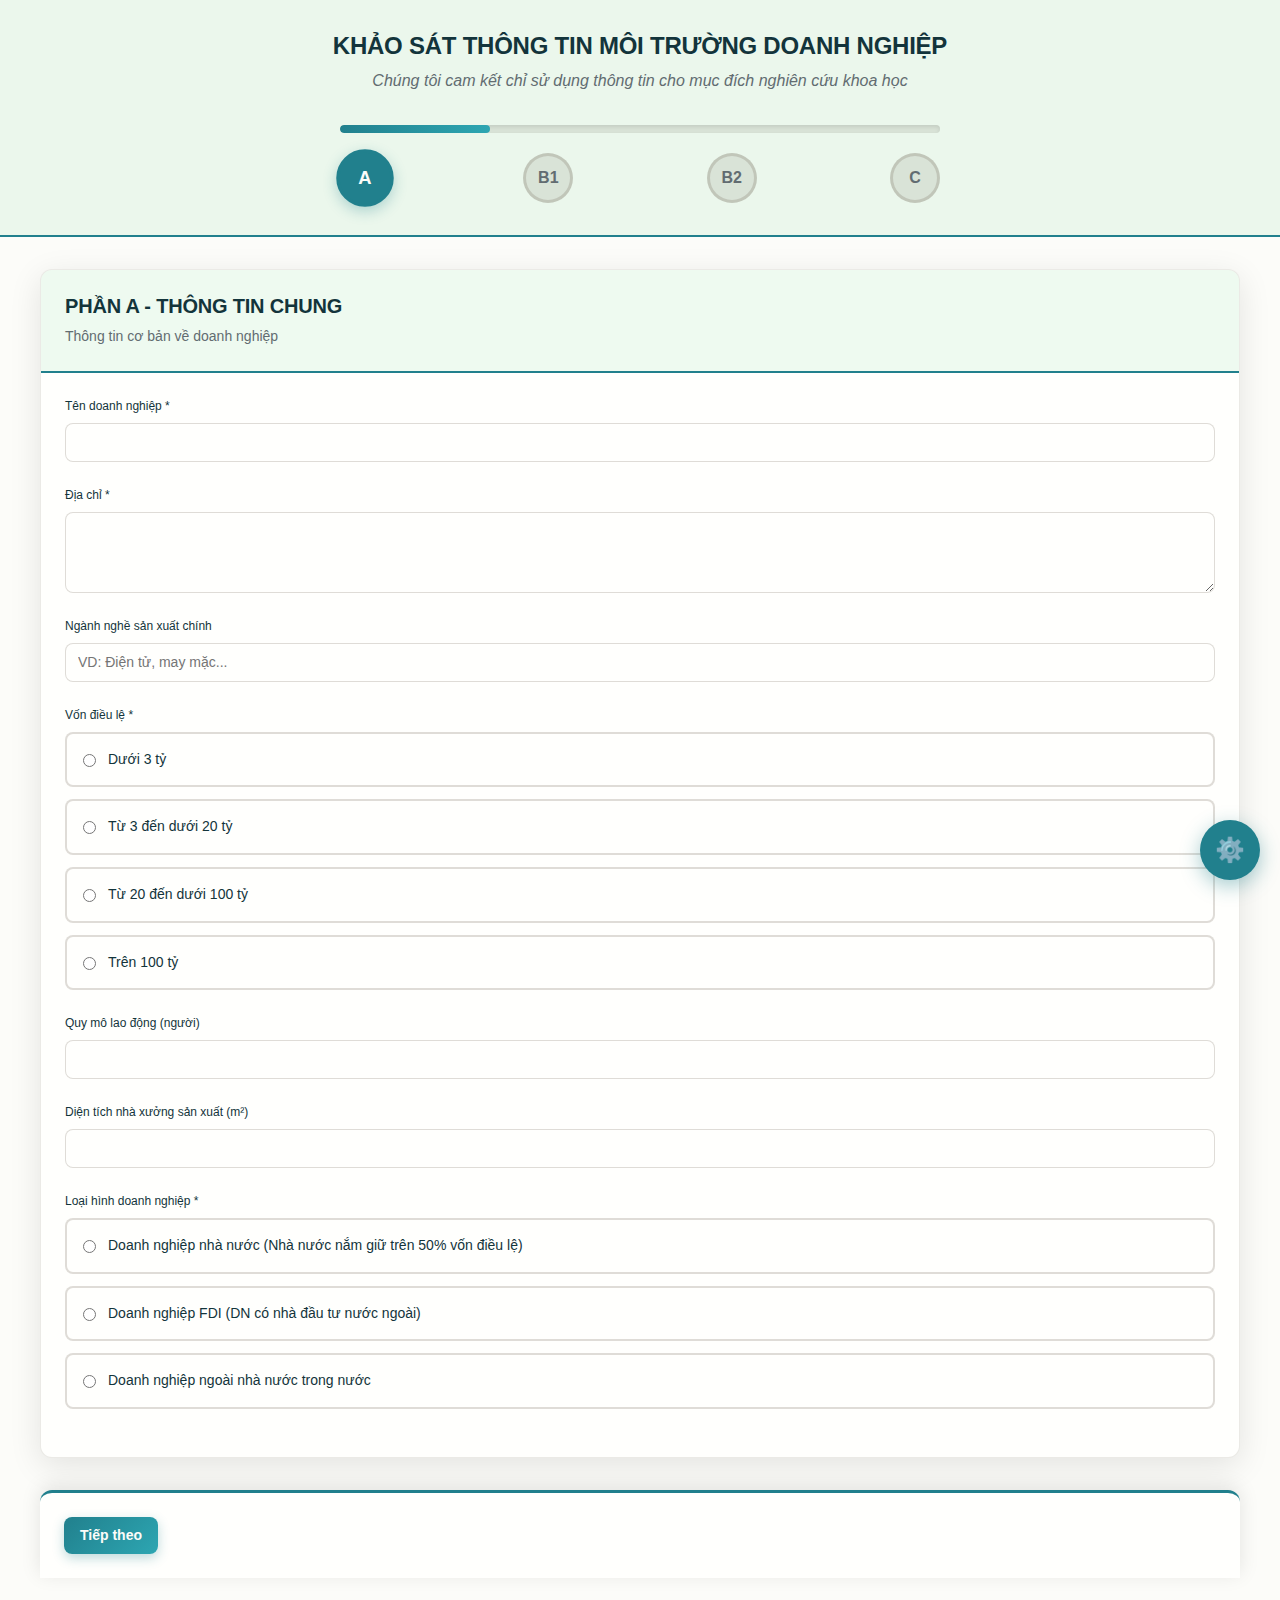
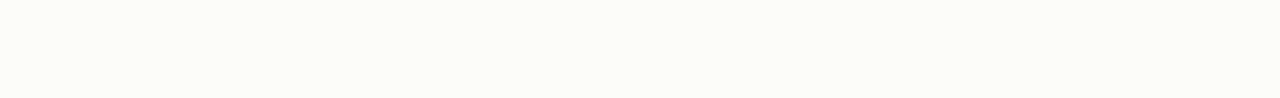
<file: index.html>
<!DOCTYPE html>
<!-- saved from url=(0152)https://ppl-ai-code-interpreter-files.s3.amazonaws.com/web/direct-files/a4acd76015ea36ff5687c35590c8dd04/39980f3b-3a27-4caf-8743-d97a30ecc977/index.html -->
<html lang="vi"><head><meta http-equiv="Content-Type" content="text/html; charset=UTF-8">
    
    <meta name="viewport" content="width=device-width, initial-scale=1.0">
    <title>Khảo Sát Thông Tin Môi Trường Doanh Nghiệp</title>
    <link rel="stylesheet" href="style.css">
</head>
<body>
    <div class="app-container">
        <!-- Header -->
        <header class="survey-header">
            <div class="container">
                <h1>KHẢO SÁT THÔNG TIN MÔI TRƯỜNG DOANH NGHIỆP</h1>
                <p class="survey-subtitle">Chúng tôi cam kết chỉ sử dụng thông tin cho mục đích nghiên cứu khoa học</p>
                
                <!-- Progress Bar -->
                <div class="progress-container">
                    <div class="progress-bar">
                        <div class="progress-fill" id="progressFill" style="width: 25%;"></div>
                    </div>
                    <div class="progress-steps">
                        <div class="step active" data-step="1">A</div>
                        <div class="step" data-step="2">B1</div>
                        <div class="step" data-step="3">B2</div>
                        <div class="step" data-step="4">C</div>
                    </div>
                </div>
            </div>
        </header>

        <!-- Survey Container -->
        <main class="survey-container">
            <div class="container">
                <div class="survey-wrapper">
                    <!-- Form A: Thông tin chung -->
                    <div class="survey-form active" id="formA" data-form="A" style="display: block;">
                        <div class="card">
                            <div class="card__header">
                                <h2>PHẦN A - THÔNG TIN CHUNG</h2>
                                <p>Thông tin cơ bản về doanh nghiệp</p>
                            </div>
                            <div class="card__body">
                                <div class="form-group">
                                    <label class="form-label" for="company_name">Tên doanh nghiệp *</label>
                                    <input type="text" id="company_name" class="form-control" required="">
                                    <div class="error-message"></div>
                                </div>
                                
                                <div class="form-group">
                                    <label class="form-label" for="address">Địa chỉ *</label>
                                    <textarea id="address" class="form-control" rows="3" required=""></textarea>
                                    <div class="error-message"></div>
                                </div>
                                
                                <div class="form-group">
                                    <label class="form-label" for="business_type">Ngành nghề sản xuất chính</label>
                                    <input type="text" id="business_type" class="form-control" placeholder="VD: Điện tử, may mặc...">
                                    <div class="error-message"></div>
                                </div>
                                
                                <div class="form-group">
                                    <label class="form-label">Vốn điều lệ *</label>
                                    <div class="radio-group">
                                        <label class="radio-item">
                                            <input type="radio" name="capital" value="Dưới 3 tỷ" required="">
                                            <span>Dưới 3 tỷ</span>
                                        </label>
                                        <label class="radio-item">
                                            <input type="radio" name="capital" value="Từ 3 đến dưới 20 tỷ" required="">
                                            <span>Từ 3 đến dưới 20 tỷ</span>
                                        </label>
                                        <label class="radio-item">
                                            <input type="radio" name="capital" value="Từ 20 đến dưới 100 tỷ" required="">
                                            <span>Từ 20 đến dưới 100 tỷ</span>
                                        </label>
                                        <label class="radio-item">
                                            <input type="radio" name="capital" value="Trên 100 tỷ" required="">
                                            <span>Trên 100 tỷ</span>
                                        </label>
                                    </div>
                                    <div class="error-message"></div>
                                </div>
                                
                                <div class="form-group">
                                    <label class="form-label" for="employees">Quy mô lao động (người)</label>
                                    <input type="number" id="employees" class="form-control" min="1">
                                    <div class="error-message"></div>
                                </div>
                                
                                <div class="form-group">
                                    <label class="form-label" for="factory_area">Diện tích nhà xưởng sản xuất (m²)</label>
                                    <input type="number" id="factory_area" class="form-control" min="1">
                                    <div class="error-message"></div>
                                </div>
                                
                                <div class="form-group">
                                    <label class="form-label">Loại hình doanh nghiệp *</label>
                                    <div class="radio-group">
                                        <label class="radio-item">
                                            <input type="radio" name="company_type" value="Doanh nghiệp nhà nước" required="">
                                            <span>Doanh nghiệp nhà nước (Nhà nước nắm giữ trên 50% vốn điều lệ)</span>
                                        </label>
                                        <label class="radio-item">
                                            <input type="radio" name="company_type" value="Doanh nghiệp FDI" required="">
                                            <span>Doanh nghiệp FDI (DN có nhà đầu tư nước ngoài)</span>
                                        </label>
                                        <label class="radio-item">
                                            <input type="radio" name="company_type" value="Doanh nghiệp ngoài nhà nước trong nước" required="">
                                            <span>Doanh nghiệp ngoài nhà nước trong nước</span>
                                        </label>
                                    </div>
                                    <div class="error-message"></div>
                                </div>
                            </div>
                        </div>
                    </div>

                    <!-- Form B1: Chất thải rắn sinh hoạt -->
                    <div class="survey-form" id="formB1" data-form="B1" style="display: none;">
                        <div class="card">
                            <div class="card__header">
                                <h2>PHẦN B1 - HIỆN TRẠNG PHÁT SINH CHẤT THẢI SINH HOẠT</h2>
                                <p>Thông tin về chất thải rắn sinh hoạt</p>
                            </div>
                            <div class="card__body">
                                <div class="table-controls">
                                    <button type="button" class="btn btn--secondary btn--sm" onclick="addTableRow(&#39;wasteTable&#39;)">
                                        Thêm dòng
                                    </button>
                                    <button type="button" class="btn btn--outline btn--sm" onclick="removeTableRow(&#39;wasteTable&#39;)">
                                        Xóa dòng cuối
                                    </button>
                                </div>
                                
                                <div class="table-container">
                                    <table class="data-table" id="wasteTable">
                                        <thead>
                                            <tr>
                                                <th>STT</th>
                                                <th>Tên chất thải rắn sinh hoạt</th>
                                                <th>Khối lượng 2023 (kg/năm)</th>
                                                <th>Khối lượng 2024 (kg/năm)</th>
                                                <th>Khối lượng 6 tháng đầu 2025 (kg)</th>
                                                <th>Tổ chức/cá nhân tiếp nhận</th>
                                            </tr>
                                        </thead>
                                        <tbody>
                                            <tr data-row="1">
                                                <td>1</td>
                                                <td><input type="text" class="form-control table-input" name="waste_name_1"></td>
                                                <td><input type="number" class="form-control table-input calc-input" name="waste_2023_1" min="0" step="0.01"></td>
                                                <td><input type="number" class="form-control table-input calc-input" name="waste_2024_1" min="0" step="0.01"></td>
                                                <td><input type="number" class="form-control table-input calc-input" name="waste_2025_1" min="0" step="0.01"></td>
                                                <td><input type="text" class="form-control table-input" name="waste_receiver_1"></td>
                                            </tr>
                                        </tbody>
                                        <tfoot>
                                            <tr class="total-row">
                                                <td colspan="2"><strong>Tổng cộng</strong></td>
                                                <td><strong id="total_2023_b1">0,00</strong></td>
                                                <td><strong id="total_2024_b1">0,00</strong></td>
                                                <td><strong id="total_2025_b1">0,00</strong></td>
                                                <td></td>
                                            </tr>
                                        </tfoot>
                                    </table>
                                </div>
                            </div>
                        </div>
                    </div>

                    <!-- Form B2: Chất thải rắn công nghiệp -->
                    <div class="survey-form" id="formB2" data-form="B2" style="display: none;">
                        <div class="card">
                            <div class="card__header">
                                <h2>PHẦN B2 - CHẤT THẢI RẮN CÔNG NGHIỆP THÔNG THƯỜNG</h2>
                                <p>Thông tin về chất thải rắn công nghiệp</p>
                            </div>
                            <div class="card__body">
                                <!-- Subsection I -->
                                <div class="subsection">
                                    <h3>I. Sử dụng trực tiếp làm nguyên liệu</h3>
                                    <div class="table-controls">
                                        <button type="button" class="btn btn--secondary btn--sm" onclick="addTableRow(&#39;industrialTable1&#39;)">
                                            Thêm dòng
                                        </button>
                                        <button type="button" class="btn btn--outline btn--sm" onclick="removeTableRow(&#39;industrialTable1&#39;)">
                                            Xóa dòng cuối
                                        </button>
                                    </div>
                                    
                                    <div class="table-container">
                                        <table class="data-table" id="industrialTable1">
                                            <thead>
                                                <tr>
                                                    <th>STT</th>
                                                    <th>Tên chất thải</th>
                                                    <th>Khối lượng 2023 (kg/năm)</th>
                                                    <th>Khối lượng 2024 (kg/năm)</th>
                                                    <th>Khối lượng 6 tháng đầu 2025 (kg)</th>
                                                    <th>Tổ chức/cá nhân tiếp nhận</th>
                                                </tr>
                                            </thead>
                                            <tbody>
                                                <tr data-row="1">
                                                    <td>1</td>
                                                    <td><input type="text" class="form-control table-input" name="ind1_name_1"></td>
                                                    <td><input type="number" class="form-control table-input calc-input" name="ind1_2023_1" min="0" step="0.01"></td>
                                                    <td><input type="number" class="form-control table-input calc-input" name="ind1_2024_1" min="0" step="0.01"></td>
                                                    <td><input type="number" class="form-control table-input calc-input" name="ind1_2025_1" min="0" step="0.01"></td>
                                                    <td><input type="text" class="form-control table-input" name="ind1_receiver_1"></td>
                                                </tr>
                                            </tbody>
                                            <tfoot>
                                                <tr class="total-row">
                                                    <td colspan="2"><strong>Tổng cộng</strong></td>
                                                    <td><strong id="total_2023_ind1">0,00</strong></td>
                                                    <td><strong id="total_2024_ind1">0,00</strong></td>
                                                    <td><strong id="total_2025_ind1">0,00</strong></td>
                                                    <td></td>
                                                </tr>
                                            </tfoot>
                                        </table>
                                    </div>
                                </div>

                                <!-- Subsection II -->
                                <div class="subsection">
                                    <h3>II. Tái sử dụng, tái chế</h3>
                                    <div class="table-controls">
                                        <button type="button" class="btn btn--secondary btn--sm" onclick="addTableRow(&#39;industrialTable2&#39;)">
                                            Thêm dòng
                                        </button>
                                        <button type="button" class="btn btn--outline btn--sm" onclick="removeTableRow(&#39;industrialTable2&#39;)">
                                            Xóa dòng cuối
                                        </button>
                                    </div>
                                    
                                    <div class="table-container">
                                        <table class="data-table" id="industrialTable2">
                                            <thead>
                                                <tr>
                                                    <th>STT</th>
                                                    <th>Tên chất thải</th>
                                                    <th>Khối lượng 2023 (kg/năm)</th>
                                                    <th>Khối lượng 2024 (kg/năm)</th>
                                                    <th>Khối lượng 6 tháng đầu 2025 (kg)</th>
                                                    <th>Tổ chức/cá nhân tiếp nhận</th>
                                                </tr>
                                            </thead>
                                            <tbody>
                                                <tr data-row="1">
                                                    <td>1</td>
                                                    <td><input type="text" class="form-control table-input" name="ind2_name_1"></td>
                                                    <td><input type="number" class="form-control table-input calc-input" name="ind2_2023_1" min="0" step="0.01"></td>
                                                    <td><input type="number" class="form-control table-input calc-input" name="ind2_2024_1" min="0" step="0.01"></td>
                                                    <td><input type="number" class="form-control table-input calc-input" name="ind2_2025_1" min="0" step="0.01"></td>
                                                    <td><input type="text" class="form-control table-input" name="ind2_receiver_1"></td>
                                                </tr>
                                            </tbody>
                                            <tfoot>
                                                <tr class="total-row">
                                                    <td colspan="2"><strong>Tổng cộng</strong></td>
                                                    <td><strong id="total_2023_ind2">0,00</strong></td>
                                                    <td><strong id="total_2024_ind2">0,00</strong></td>
                                                    <td><strong id="total_2025_ind2">0,00</strong></td>
                                                    <td></td>
                                                </tr>
                                            </tfoot>
                                        </table>
                                    </div>
                                </div>

                                <!-- Subsection III -->
                                <div class="subsection">
                                    <h3>III. Chất thải phải xử lý</h3>
                                    <div class="table-controls">
                                        <button type="button" class="btn btn--secondary btn--sm" onclick="addTableRow(&#39;industrialTable3&#39;)">
                                            Thêm dòng
                                        </button>
                                        <button type="button" class="btn btn--outline btn--sm" onclick="removeTableRow(&#39;industrialTable3&#39;)">
                                            Xóa dòng cuối
                                        </button>
                                    </div>
                                    
                                    <div class="table-container">
                                        <table class="data-table" id="industrialTable3">
                                            <thead>
                                                <tr>
                                                    <th>STT</th>
                                                    <th>Tên chất thải</th>
                                                    <th>Khối lượng 2023 (kg/năm)</th>
                                                    <th>Khối lượng 2024 (kg/năm)</th>
                                                    <th>Khối lượng 6 tháng đầu 2025 (kg)</th>
                                                    <th>Tổ chức/cá nhân tiếp nhận</th>
                                                </tr>
                                            </thead>
                                            <tbody>
                                                <tr data-row="1">
                                                    <td>1</td>
                                                    <td><input type="text" class="form-control table-input" name="ind3_name_1"></td>
                                                    <td><input type="number" class="form-control table-input calc-input" name="ind3_2023_1" min="0" step="0.01"></td>
                                                    <td><input type="number" class="form-control table-input calc-input" name="ind3_2024_1" min="0" step="0.01"></td>
                                                    <td><input type="number" class="form-control table-input calc-input" name="ind3_2025_1" min="0" step="0.01"></td>
                                                    <td><input type="text" class="form-control table-input" name="ind3_receiver_1"></td>
                                                </tr>
                                            </tbody>
                                            <tfoot>
                                                <tr class="total-row">
                                                    <td colspan="2"><strong>Tổng cộng</strong></td>
                                                    <td><strong id="total_2023_ind3">0,00</strong></td>
                                                    <td><strong id="total_2024_ind3">0,00</strong></td>
                                                    <td><strong id="total_2025_ind3">0,00</strong></td>
                                                    <td></td>
                                                </tr>
                                            </tfoot>
                                        </table>
                                    </div>
                                </div>

                                <!-- Total for all B2 sections -->
                                <div class="total-section">
                                    <h3>Tổng cộng toàn bộ chất thải công nghiệp</h3>
                                    <div class="total-summary">
                                        <div class="total-item">
                                            <span>Tổng 2023:</span>
                                            <strong id="grand_total_2023">0,00 kg/năm</strong>
                                        </div>
                                        <div class="total-item">
                                            <span>Tổng 2024:</span>
                                            <strong id="grand_total_2024">0,00 kg/năm</strong>
                                        </div>
                                        <div class="total-item">
                                            <span>Tổng 6 tháng 2025:</span>
                                            <strong id="grand_total_2025">0,00 kg</strong>
                                        </div>
                                    </div>
                                </div>
                            </div>
                        </div>
                    </div>

                    <!-- Form C: Chất thải nguy hại -->
                    <div class="survey-form" id="formC" data-form="C" style="display: none;">
                        <div class="card">
                            <div class="card__header">
                                <h2>PHẦN C - CHẤT THẢI NGUY HẠI</h2>
                                <p>Thông tin về chất thải nguy hại và liên hệ</p>
                            </div>
                            <div class="card__body">
                                <div class="table-controls">
                                    <button type="button" class="btn btn--secondary btn--sm" onclick="addTableRow(&#39;hazardousTable&#39;)">
                                        Thêm dòng
                                    </button>
                                    <button type="button" class="btn btn--outline btn--sm" onclick="removeTableRow(&#39;hazardousTable&#39;)">
                                        Xóa dòng cuối
                                    </button>
                                </div>
                                
                                <div class="table-container">
                                    <table class="data-table" id="hazardousTable">
                                        <thead>
                                            <tr>
                                                <th>STT</th>
                                                <th>Tên chất thải nguy hại</th>
                                                <th>Mã CTNH</th>
                                                <th>Khối lượng 2023 (kg/năm)</th>
                                                <th>Khối lượng 2024 (kg/năm)</th>
                                                <th>Khối lượng 6 tháng đầu 2025 (kg)</th>
                                                <th>Phương pháp xử lý</th>
                                                <th>Tổ chức/cá nhân tiếp nhận</th>
                                            </tr>
                                        </thead>
                                        <tbody>
                                            <tr data-row="1">
                                                <td>1</td>
                                                <td><input type="text" class="form-control table-input" name="haz_name_1"></td>
                                                <td><input type="text" class="form-control table-input" name="haz_code_1"></td>
                                                <td><input type="number" class="form-control table-input" name="haz_2023_1" min="0" step="0.01"></td>
                                                <td><input type="number" class="form-control table-input" name="haz_2024_1" min="0" step="0.01"></td>
                                                <td><input type="number" class="form-control table-input" name="haz_2025_1" min="0" step="0.01"></td>
                                                <td>
                                                    <select class="form-control table-input" name="haz_method_1">
                                                        <option value="">Chọn phương pháp</option>
                                                        <option value="TC">TC - Tận thu/tái chế</option>
                                                        <option value="TH">TH - Trung hòa</option>
                                                        <option value="PT">PT - Phân tách/chiết/lọc/kết tủa</option>
                                                        <option value="OH">OH - Oxy hóa</option>
                                                        <option value="SH">SH - Sinh học</option>
                                                        <option value="ĐX">ĐX - Đồng xử lý</option>
                                                        <option value="TĐ">TĐ - Thiêu đốt</option>
                                                        <option value="HR">HR - Hóa rắn</option>
                                                        <option value="CL">CL - Cô lập/đóng kén</option>
                                                        <option value="C">C - Chôn lấp</option>
                                                        <option value="TR">TR - Tẩy rửa</option>
                                                        <option value="SC">SC - Sơ chế</option>
                                                        <option value="Khác">Khác</option>
                                                    </select>
                                                </td>
                                                <td><input type="text" class="form-control table-input" name="haz_receiver_1"></td>
                                            </tr>
                                        </tbody>
                                    </table>
                                </div>

                                <div class="method-legend">
                                    <h4>Ghi chú các ký hiệu phương pháp xử lý:</h4>
                                    <div class="legend-grid">
                                        <div><strong>TC:</strong> Tận thu/tái chế</div>
                                        <div><strong>TH:</strong> Trung hòa</div>
                                        <div><strong>PT:</strong> Phân tách/chiết/lọc/kết tủa</div>
                                        <div><strong>OH:</strong> Oxy hóa</div>
                                        <div><strong>SH:</strong> Sinh học</div>
                                        <div><strong>ĐX:</strong> Đồng xử lý</div>
                                        <div><strong>TĐ:</strong> Thiêu đốt</div>
                                        <div><strong>HR:</strong> Hóa rắn</div>
                                        <div><strong>CL:</strong> Cô lập/đóng kén</div>
                                        <div><strong>C:</strong> Chôn lấp</div>
                                        <div><strong>TR:</strong> Tẩy rửa</div>
                                        <div><strong>SC:</strong> Sơ chế</div>
                                    </div>
                                </div>

                                <div class="contact-section">
                                    <h3>Thông tin liên hệ</h3>
                                    <div class="form-row">
                                        <div class="form-group">
                                            <label class="form-label" for="contact_name">Họ tên người liên hệ *</label>
                                            <input type="text" id="contact_name" class="form-control" required="">
                                            <div class="error-message"></div>
                                        </div>
                                        <div class="form-group">
                                            <label class="form-label" for="contact_phone">Số điện thoại *</label>
                                            <input type="tel" id="contact_phone" class="form-control" required="">
                                            <div class="error-message"></div>
                                        </div>
                                    </div>
                                </div>
                            </div>
                        </div>
                    </div>

                    <!-- Preview Form -->
                    <div class="survey-form" id="preview" data-form="preview" style="display: none;">
                        <div class="card">
                            <div class="card__header">
                                <h2>Xem lại thông tin</h2>
                                <p>Vui lòng kiểm tra lại thông tin trước khi gửi khảo sát</p>
                            </div>
                            <div class="card__body" id="previewContent">
                                <!-- Preview content will be populated by JavaScript -->
                            </div>
                        </div>
                    </div>

                    <!-- Navigation -->
                    <div class="navigation">
                        <button type="button" class="btn btn--outline" id="prevBtn" style="display: none;">
                            Quay lại
                        </button>
                        <button type="button" class="btn btn--primary" id="nextBtn" style="display: inline-flex;">
                            Tiếp theo
                        </button>
                        <button type="button" class="btn btn--primary" id="submitBtn" style="display: none;">
                            <span class="btn-text">Hoàn thành khảo sát</span>
                            <span class="btn-loader" style="display: none;">Đang gửi...</span>
                        </button>
                    </div>
                </div>
            </div>
        </main>

        <!-- Success Screen -->
        <div class="success-screen hidden" id="successScreen">
            <div class="container">
                <div class="success-content">
                    <div class="success-icon">✓</div>
                    <h2>Cảm ơn bạn!</h2>
                    <p>Khảo sát môi trường đã được gửi thành công và được ghi thành 1 dòng trong Google Sheets. Chúng tôi rất trân trọng thông tin bạn cung cấp.</p>
                    <button type="button" class="btn btn--primary" onclick="location.reload()">
                        Làm khảo sát mới
                    </button>
                </div>
            </div>
            <canvas id="confettiCanvas"></canvas>
        </div>

        <!-- Setup Instructions Modal -->
        <div class="modal hidden" id="setupModal">
            <div class="modal-overlay"></div>
            <div class="modal-content">
                <div class="modal-header">
                    <h3>Hướng dẫn cài đặt Google Apps Script cho Single-Row Data</h3>
                    <button class="modal-close" onclick="closeSetupModal()">×</button>
                </div>
                <div class="modal-body">
                    <h4>Để tích hợp với Google Sheets (1 dòng duy nhất cho mỗi phản hồi), vui lòng làm theo các bước sau:</h4>
                    <ol>
                        <li>Truy cập <a href="https://script.google.com/" target="_blank">Google Apps Script</a></li>
                        <li>Tạo một project mới</li>
                        <li>Copy và paste đoạn code sau:</li>
                    </ol>
                    <pre><code>function doPost(e) {
  const sheet = SpreadsheetApp.openById('YOUR_SHEET_ID').getActiveSheet();
  const data = JSON.parse(e.postData.contents);
  
  // Add headers if needed
  if (sheet.getLastRow() === 0) {
    sheet.appendRow([
      'Timestamp', 'Tên DN', 'Địa chỉ', 'Ngành nghề', 'Vốn điều lệ', 
      'Lao động', 'Diện tích', 'Loại hình', 'Chất thải sinh hoạt JSON',
      'Chất thải CN - Nguyên liệu JSON', 'Chất thải CN - Tái chế JSON',
      'Chất thải CN - Xử lý JSON', 'Chất thải nguy hại JSON', 
      'Người liên hệ', 'SĐT'
    ]);
  }
  
  sheet.appendRow([
    new Date(),
    data.company_name || '',
    data.address || '',
    data.business_type || '',
    data.capital || '',
    data.employees || '',
    data.factory_area || '',
    data.company_type || '',
    data.waste_data_json || '',
    data.industrial_direct_json || '',
    data.industrial_reuse_json || '',
    data.industrial_treatment_json || '',
    data.hazardous_data_json || '',
    data.contact_name || '',
    data.contact_phone || ''
  ]);
  
  return ContentService.createTextOutput(JSON.stringify({status: 'success'}))
    .setMimeType(ContentService.MimeType.JSON);
}</code></pre>
                    <ol start="4">
                        <li>Thay thế 'YOUR_SHEET_ID' bằng ID của Google Sheets</li>
                        <li>Deploy as web app với quyền "Anyone"</li>
                        <li>Copy URL được tạo và cập nhật trong file app.js</li>
                    </ol>
                    <p><strong>Lưu ý:</strong> Với cấu trúc mới này, mỗi phản hồi sẽ được lưu thành 1 dòng duy nhất trong Google Sheets, các bảng động được chuyển thành JSON strings.</p>
                </div>
            </div>
        </div>

        <!-- Setup Button (Admin only) -->
        <button class="setup-btn" onclick="openSetupModal()" title="Hướng dẫn cài đặt">
            ⚙️
        </button>
    </div>

    <script src="app.js"></script>

</body></html>
</file>
<file: style.css>
:root {
  /* Primitive Color Tokens */
  --color-white: rgba(255, 255, 255, 1);
  --color-black: rgba(0, 0, 0, 1);
  --color-cream-50: rgba(252, 252, 249, 1);
  --color-cream-100: rgba(255, 255, 253, 1);
  --color-gray-200: rgba(245, 245, 245, 1);
  --color-gray-300: rgba(167, 169, 169, 1);
  --color-gray-400: rgba(119, 124, 124, 1);
  --color-slate-500: rgba(98, 108, 113, 1);
  --color-brown-600: rgba(94, 82, 64, 1);
  --color-charcoal-700: rgba(31, 33, 33, 1);
  --color-charcoal-800: rgba(38, 40, 40, 1);
  --color-slate-900: rgba(19, 52, 59, 1);
  --color-teal-300: rgba(50, 184, 198, 1);
  --color-teal-400: rgba(45, 166, 178, 1);
  --color-teal-500: rgba(33, 128, 141, 1);
  --color-teal-600: rgba(29, 116, 128, 1);
  --color-teal-700: rgba(26, 104, 115, 1);
  --color-teal-800: rgba(41, 150, 161, 1);
  --color-red-400: rgba(255, 84, 89, 1);
  --color-red-500: rgba(192, 21, 47, 1);
  --color-orange-400: rgba(230, 129, 97, 1);
  --color-orange-500: rgba(168, 75, 47, 1);

  /* RGB versions for opacity control */
  --color-brown-600-rgb: 94, 82, 64;
  --color-teal-500-rgb: 33, 128, 141;
  --color-slate-900-rgb: 19, 52, 59;
  --color-slate-500-rgb: 98, 108, 113;
  --color-red-500-rgb: 192, 21, 47;
  --color-red-400-rgb: 255, 84, 89;
  --color-orange-500-rgb: 168, 75, 47;
  --color-orange-400-rgb: 230, 129, 97;

  /* Background color tokens (Light Mode) */
  --color-bg-1: rgba(59, 130, 246, 0.08); /* Light blue */
  --color-bg-2: rgba(245, 158, 11, 0.08); /* Light yellow */
  --color-bg-3: rgba(34, 197, 94, 0.08); /* Light green */
  --color-bg-4: rgba(239, 68, 68, 0.08); /* Light red */
  --color-bg-5: rgba(147, 51, 234, 0.08); /* Light purple */
  --color-bg-6: rgba(249, 115, 22, 0.08); /* Light orange */
  --color-bg-7: rgba(236, 72, 153, 0.08); /* Light pink */
  --color-bg-8: rgba(6, 182, 212, 0.08); /* Light cyan */

  /* Semantic Color Tokens (Light Mode) */
  --color-background: var(--color-cream-50);
  --color-surface: var(--color-cream-100);
  --color-text: var(--color-slate-900);
  --color-text-secondary: var(--color-slate-500);
  --color-primary: var(--color-teal-500);
  --color-primary-hover: var(--color-teal-600);
  --color-primary-active: var(--color-teal-700);
  --color-secondary: rgba(var(--color-brown-600-rgb), 0.12);
  --color-secondary-hover: rgba(var(--color-brown-600-rgb), 0.2);
  --color-secondary-active: rgba(var(--color-brown-600-rgb), 0.25);
  --color-border: rgba(var(--color-brown-600-rgb), 0.2);
  --color-btn-primary-text: var(--color-cream-50);
  --color-card-border: rgba(var(--color-brown-600-rgb), 0.12);
  --color-card-border-inner: rgba(var(--color-brown-600-rgb), 0.12);
  --color-error: var(--color-red-500);
  --color-success: var(--color-teal-500);
  --color-warning: var(--color-orange-500);
  --color-info: var(--color-slate-500);
  --color-focus-ring: rgba(var(--color-teal-500-rgb), 0.4);
  --color-select-caret: rgba(var(--color-slate-900-rgb), 0.8);

  /* Common style patterns */
  --focus-ring: 0 0 0 3px var(--color-focus-ring);
  --focus-outline: 2px solid var(--color-primary);
  --status-bg-opacity: 0.15;
  --status-border-opacity: 0.25;
  --select-caret-light: url("data:image/svg+xml,%3Csvg xmlns='http://www.w3.org/2000/svg' width='16' height='16' viewBox='0 0 24 24' fill='none' stroke='%23134252' stroke-width='2' stroke-linecap='round' stroke-linejoin='round'%3E%3Cpolyline points='6 9 12 15 18 9'%3E%3C/polyline%3E%3C/svg%3E");
  --select-caret-dark: url("data:image/svg+xml,%3Csvg xmlns='http://www.w3.org/2000/svg' width='16' height='16' viewBox='0 0 24 24' fill='none' stroke='%23f5f5f5' stroke-width='2' stroke-linecap='round' stroke-linejoin='round'%3E%3Cpolyline points='6 9 12 15 18 9'%3E%3C/polyline%3E%3C/svg%3E");

  /* RGB versions for opacity control */
  --color-success-rgb: 33, 128, 141;
  --color-error-rgb: 192, 21, 47;
  --color-warning-rgb: 168, 75, 47;
  --color-info-rgb: 98, 108, 113;

  /* Typography */
  --font-family-base: "FKGroteskNeue", "Geist", "Inter", -apple-system,
    BlinkMacSystemFont, "Segoe UI", Roboto, sans-serif;
  --font-family-mono: "Berkeley Mono", ui-monospace, SFMono-Regular, Menlo,
    Monaco, Consolas, monospace;
  --font-size-xs: 11px;
  --font-size-sm: 12px;
  --font-size-base: 14px;
  --font-size-md: 14px;
  --font-size-lg: 16px;
  --font-size-xl: 18px;
  --font-size-2xl: 20px;
  --font-size-3xl: 24px;
  --font-size-4xl: 30px;
  --font-weight-normal: 400;
  --font-weight-medium: 500;
  --font-weight-semibold: 550;
  --font-weight-bold: 600;
  --line-height-tight: 1.2;
  --line-height-normal: 1.5;
  --letter-spacing-tight: -0.01em;

  /* Spacing */
  --space-0: 0;
  --space-1: 1px;
  --space-2: 2px;
  --space-4: 4px;
  --space-6: 6px;
  --space-8: 8px;
  --space-10: 10px;
  --space-12: 12px;
  --space-16: 16px;
  --space-20: 20px;
  --space-24: 24px;
  --space-32: 32px;

  /* Border Radius */
  --radius-sm: 6px;
  --radius-base: 8px;
  --radius-md: 10px;
  --radius-lg: 12px;
  --radius-full: 9999px;

  /* Shadows */
  --shadow-xs: 0 1px 2px rgba(0, 0, 0, 0.02);
  --shadow-sm: 0 1px 3px rgba(0, 0, 0, 0.04), 0 1px 2px rgba(0, 0, 0, 0.02);
  --shadow-md: 0 4px 6px -1px rgba(0, 0, 0, 0.04),
    0 2px 4px -1px rgba(0, 0, 0, 0.02);
  --shadow-lg: 0 10px 15px -3px rgba(0, 0, 0, 0.04),
    0 4px 6px -2px rgba(0, 0, 0, 0.02);
  --shadow-inset-sm: inset 0 1px 0 rgba(255, 255, 255, 0.15),
    inset 0 -1px 0 rgba(0, 0, 0, 0.03);

  /* Animation */
  --duration-fast: 150ms;
  --duration-normal: 250ms;
  --ease-standard: cubic-bezier(0.16, 1, 0.3, 1);

  /* Layout */
  --container-sm: 640px;
  --container-md: 768px;
  --container-lg: 1024px;
  --container-xl: 1280px;
}

/* Dark mode colors */
@media (prefers-color-scheme: dark) {
  :root {
    /* RGB versions for opacity control (Dark Mode) */
    --color-gray-400-rgb: 119, 124, 124;
    --color-teal-300-rgb: 50, 184, 198;
    --color-gray-300-rgb: 167, 169, 169;
    --color-gray-200-rgb: 245, 245, 245;

    /* Background color tokens (Dark Mode) */
    --color-bg-1: rgba(29, 78, 216, 0.15); /* Dark blue */
    --color-bg-2: rgba(180, 83, 9, 0.15); /* Dark yellow */
    --color-bg-3: rgba(21, 128, 61, 0.15); /* Dark green */
    --color-bg-4: rgba(185, 28, 28, 0.15); /* Dark red */
    --color-bg-5: rgba(107, 33, 168, 0.15); /* Dark purple */
    --color-bg-6: rgba(194, 65, 12, 0.15); /* Dark orange */
    --color-bg-7: rgba(190, 24, 93, 0.15); /* Dark pink */
    --color-bg-8: rgba(8, 145, 178, 0.15); /* Dark cyan */

    /* Semantic Color Tokens (Dark Mode) */
    --color-background: var(--color-charcoal-700);
    --color-surface: var(--color-charcoal-800);
    --color-text: var(--color-gray-200);
    --color-text-secondary: rgba(var(--color-gray-300-rgb), 0.7);
    --color-primary: var(--color-teal-300);
    --color-primary-hover: var(--color-teal-400);
    --color-primary-active: var(--color-teal-800);
    --color-secondary: rgba(var(--color-gray-400-rgb), 0.15);
    --color-secondary-hover: rgba(var(--color-gray-400-rgb), 0.25);
    --color-secondary-active: rgba(var(--color-gray-400-rgb), 0.3);
    --color-border: rgba(var(--color-gray-400-rgb), 0.3);
    --color-error: var(--color-red-400);
    --color-success: var(--color-teal-300);
    --color-warning: var(--color-orange-400);
    --color-info: var(--color-gray-300);
    --color-focus-ring: rgba(var(--color-teal-300-rgb), 0.4);
    --color-btn-primary-text: var(--color-slate-900);
    --color-card-border: rgba(var(--color-gray-400-rgb), 0.2);
    --color-card-border-inner: rgba(var(--color-gray-400-rgb), 0.15);
    --shadow-inset-sm: inset 0 1px 0 rgba(255, 255, 255, 0.1),
      inset 0 -1px 0 rgba(0, 0, 0, 0.15);
    --button-border-secondary: rgba(var(--color-gray-400-rgb), 0.2);
    --color-border-secondary: rgba(var(--color-gray-400-rgb), 0.2);
    --color-select-caret: rgba(var(--color-gray-200-rgb), 0.8);

    /* Common style patterns - updated for dark mode */
    --focus-ring: 0 0 0 3px var(--color-focus-ring);
    --focus-outline: 2px solid var(--color-primary);
    --status-bg-opacity: 0.15;
    --status-border-opacity: 0.25;
    --select-caret-light: url("data:image/svg+xml,%3Csvg xmlns='http://www.w3.org/2000/svg' width='16' height='16' viewBox='0 0 24 24' fill='none' stroke='%23134252' stroke-width='2' stroke-linecap='round' stroke-linejoin='round'%3E%3Cpolyline points='6 9 12 15 18 9'%3E%3C/polyline%3E%3C/svg%3E");
    --select-caret-dark: url("data:image/svg+xml,%3Csvg xmlns='http://www.w3.org/2000/svg' width='16' height='16' viewBox='0 0 24 24' fill='none' stroke='%23f5f5f5' stroke-width='2' stroke-linecap='round' stroke-linejoin='round'%3E%3Cpolyline points='6 9 12 15 18 9'%3E%3C/polyline%3E%3C/svg%3E");

    /* RGB versions for dark mode */
    --color-success-rgb: var(--color-teal-300-rgb);
    --color-error-rgb: var(--color-red-400-rgb);
    --color-warning-rgb: var(--color-orange-400-rgb);
    --color-info-rgb: var(--color-gray-300-rgb);
  }
}

/* Data attribute for manual theme switching */
[data-color-scheme="dark"] {
  /* RGB versions for opacity control (dark mode) */
  --color-gray-400-rgb: 119, 124, 124;
  --color-teal-300-rgb: 50, 184, 198;
  --color-gray-300-rgb: 167, 169, 169;
  --color-gray-200-rgb: 245, 245, 245;

  /* Colorful background palette - Dark Mode */
  --color-bg-1: rgba(29, 78, 216, 0.15); /* Dark blue */
  --color-bg-2: rgba(180, 83, 9, 0.15); /* Dark yellow */
  --color-bg-3: rgba(21, 128, 61, 0.15); /* Dark green */
  --color-bg-4: rgba(185, 28, 28, 0.15); /* Dark red */
  --color-bg-5: rgba(107, 33, 168, 0.15); /* Dark purple */
  --color-bg-6: rgba(194, 65, 12, 0.15); /* Dark orange */
  --color-bg-7: rgba(190, 24, 93, 0.15); /* Dark pink */
  --color-bg-8: rgba(8, 145, 178, 0.15); /* Dark cyan */

  /* Semantic Color Tokens (Dark Mode) */
  --color-background: var(--color-charcoal-700);
  --color-surface: var(--color-charcoal-800);
  --color-text: var(--color-gray-200);
  --color-text-secondary: rgba(var(--color-gray-300-rgb), 0.7);
  --color-primary: var(--color-teal-300);
  --color-primary-hover: var(--color-teal-400);
  --color-primary-active: var(--color-teal-800);
  --color-secondary: rgba(var(--color-gray-400-rgb), 0.15);
  --color-secondary-hover: rgba(var(--color-gray-400-rgb), 0.25);
  --color-secondary-active: rgba(var(--color-gray-400-rgb), 0.3);
  --color-border: rgba(var(--color-gray-400-rgb), 0.3);
  --color-error: var(--color-red-400);
  --color-success: var(--color-teal-300);
  --color-warning: var(--color-orange-400);
  --color-info: var(--color-gray-300);
  --color-focus-ring: rgba(var(--color-teal-300-rgb), 0.4);
  --color-btn-primary-text: var(--color-slate-900);
  --color-card-border: rgba(var(--color-gray-400-rgb), 0.15);
  --color-card-border-inner: rgba(var(--color-gray-400-rgb), 0.15);
  --shadow-inset-sm: inset 0 1px 0 rgba(255, 255, 255, 0.1),
    inset 0 -1px 0 rgba(0, 0, 0, 0.15);
  --color-border-secondary: rgba(var(--color-gray-400-rgb), 0.2);
  --color-select-caret: rgba(var(--color-gray-200-rgb), 0.8);

  /* Common style patterns - updated for dark mode */
  --focus-ring: 0 0 0 3px var(--color-focus-ring);
  --focus-outline: 2px solid var(--color-primary);
  --status-bg-opacity: 0.15;
  --status-border-opacity: 0.25;
  --select-caret-light: url("data:image/svg+xml,%3Csvg xmlns='http://www.w3.org/2000/svg' width='16' height='16' viewBox='0 0 24 24' fill='none' stroke='%23134252' stroke-width='2' stroke-linecap='round' stroke-linejoin='round'%3E%3Cpolyline points='6 9 12 15 18 9'%3E%3C/polyline%3E%3C/svg%3E");
  --select-caret-dark: url("data:image/svg+xml,%3Csvg xmlns='http://www.w3.org/2000/svg' width='16' height='16' viewBox='0 0 24 24' fill='none' stroke='%23f5f5f5' stroke-width='2' stroke-linecap='round' stroke-linejoin='round'%3E%3Cpolyline points='6 9 12 15 18 9'%3E%3C/polyline%3E%3C/svg%3E");

  /* RGB versions for dark mode */
  --color-success-rgb: var(--color-teal-300-rgb);
  --color-error-rgb: var(--color-red-400-rgb);
  --color-warning-rgb: var(--color-orange-400-rgb);
  --color-info-rgb: var(--color-gray-300-rgb);
}

[data-color-scheme="light"] {
  /* RGB versions for opacity control (light mode) */
  --color-brown-600-rgb: 94, 82, 64;
  --color-teal-500-rgb: 33, 128, 141;
  --color-slate-900-rgb: 19, 52, 59;

  /* Semantic Color Tokens (Light Mode) */
  --color-background: var(--color-cream-50);
  --color-surface: var(--color-cream-100);
  --color-text: var(--color-slate-900);
  --color-text-secondary: var(--color-slate-500);
  --color-primary: var(--color-teal-500);
  --color-primary-hover: var(--color-teal-600);
  --color-primary-active: var(--color-teal-700);
  --color-secondary: rgba(var(--color-brown-600-rgb), 0.12);
  --color-secondary-hover: rgba(var(--color-brown-600-rgb), 0.2);
  --color-secondary-active: rgba(var(--color-brown-600-rgb), 0.25);
  --color-border: rgba(var(--color-brown-600-rgb), 0.2);
  --color-btn-primary-text: var(--color-cream-50);
  --color-card-border: rgba(var(--color-brown-600-rgb), 0.12);
  --color-card-border-inner: rgba(var(--color-brown-600-rgb), 0.12);
  --color-error: var(--color-red-500);
  --color-success: var(--color-teal-500);
  --color-warning: var(--color-orange-500);
  --color-info: var(--color-slate-500);
  --color-focus-ring: rgba(var(--color-teal-500-rgb), 0.4);

  /* RGB versions for light mode */
  --color-success-rgb: var(--color-teal-500-rgb);
  --color-error-rgb: var(--color-red-500-rgb);
  --color-warning-rgb: var(--color-orange-500-rgb);
  --color-info-rgb: var(--color-slate-500-rgb);
}

/* Base styles */
html {
  font-size: var(--font-size-base);
  font-family: var(--font-family-base);
  line-height: var(--line-height-normal);
  color: var(--color-text);
  background-color: var(--color-background);
  -webkit-font-smoothing: antialiased;
  box-sizing: border-box;
}

body {
  margin: 0;
  padding: 0;
}

*,
*::before,
*::after {
  box-sizing: inherit;
}

/* Typography */
h1,
h2,
h3,
h4,
h5,
h6 {
  margin: 0;
  font-weight: var(--font-weight-semibold);
  line-height: var(--line-height-tight);
  color: var(--color-text);
  letter-spacing: var(--letter-spacing-tight);
}

h1 {
  font-size: var(--font-size-4xl);
}
h2 {
  font-size: var(--font-size-3xl);
}
h3 {
  font-size: var(--font-size-2xl);
}
h4 {
  font-size: var(--font-size-xl);
}
h5 {
  font-size: var(--font-size-lg);
}
h6 {
  font-size: var(--font-size-md);
}

p {
  margin: 0 0 var(--space-16) 0;
}

a {
  color: var(--color-primary);
  text-decoration: none;
  transition: color var(--duration-fast) var(--ease-standard);
}

a:hover {
  color: var(--color-primary-hover);
}

code,
pre {
  font-family: var(--font-family-mono);
  font-size: calc(var(--font-size-base) * 0.95);
  background-color: var(--color-secondary);
  border-radius: var(--radius-sm);
}

code {
  padding: var(--space-1) var(--space-4);
}

pre {
  padding: var(--space-16);
  margin: var(--space-16) 0;
  overflow: auto;
  border: 1px solid var(--color-border);
}

pre code {
  background: none;
  padding: 0;
}

/* Buttons */
.btn {
  display: inline-flex;
  align-items: center;
  justify-content: center;
  padding: var(--space-8) var(--space-16);
  border-radius: var(--radius-base);
  font-size: var(--font-size-base);
  font-weight: 500;
  line-height: 1.5;
  cursor: pointer;
  transition: all var(--duration-normal) var(--ease-standard);
  border: none;
  text-decoration: none;
  position: relative;
}

.btn:focus-visible {
  outline: none;
  box-shadow: var(--focus-ring);
}

.btn--primary {
  background: var(--color-primary);
  color: var(--color-btn-primary-text);
}

.btn--primary:hover {
  background: var(--color-primary-hover);
}

.btn--primary:active {
  background: var(--color-primary-active);
}

.btn--secondary {
  background: var(--color-secondary);
  color: var(--color-text);
}

.btn--secondary:hover {
  background: var(--color-secondary-hover);
}

.btn--secondary:active {
  background: var(--color-secondary-active);
}

.btn--outline {
  background: transparent;
  border: 1px solid var(--color-border);
  color: var(--color-text);
}

.btn--outline:hover {
  background: var(--color-secondary);
}

.btn--sm {
  padding: var(--space-4) var(--space-12);
  font-size: var(--font-size-sm);
  border-radius: var(--radius-sm);
}

.btn--lg {
  padding: var(--space-10) var(--space-20);
  font-size: var(--font-size-lg);
  border-radius: var(--radius-md);
}

.btn--full-width {
  width: 100%;
}

.btn:disabled {
  opacity: 0.5;
  cursor: not-allowed;
}

/* Form elements */
.form-control {
  display: block;
  width: 100%;
  padding: var(--space-8) var(--space-12);
  font-size: var(--font-size-md);
  line-height: 1.5;
  color: var(--color-text);
  background-color: var(--color-surface);
  border: 1px solid var(--color-border);
  border-radius: var(--radius-base);
  transition: border-color var(--duration-fast) var(--ease-standard),
    box-shadow var(--duration-fast) var(--ease-standard);
}

textarea.form-control {
  font-family: var(--font-family-base);
  font-size: var(--font-size-base);
}

select.form-control {
  padding: var(--space-8) var(--space-12);
  -webkit-appearance: none;
  -moz-appearance: none;
  appearance: none;
  background-image: var(--select-caret-light);
  background-repeat: no-repeat;
  background-position: right var(--space-12) center;
  background-size: 16px;
  padding-right: var(--space-32);
}

/* Add a dark mode specific caret */
@media (prefers-color-scheme: dark) {
  select.form-control {
    background-image: var(--select-caret-dark);
  }
}

/* Also handle data-color-scheme */
[data-color-scheme="dark"] select.form-control {
  background-image: var(--select-caret-dark);
}

[data-color-scheme="light"] select.form-control {
  background-image: var(--select-caret-light);
}

.form-control:focus {
  border-color: var(--color-primary);
  outline: var(--focus-outline);
}

.form-label {
  display: block;
  margin-bottom: var(--space-8);
  font-weight: var(--font-weight-medium);
  font-size: var(--font-size-sm);
}

.form-group {
  margin-bottom: var(--space-16);
}

/* Card component */
.card {
  background-color: var(--color-surface);
  border-radius: var(--radius-lg);
  border: 1px solid var(--color-card-border);
  box-shadow: var(--shadow-sm);
  overflow: hidden;
  transition: box-shadow var(--duration-normal) var(--ease-standard);
}

.card:hover {
  box-shadow: var(--shadow-md);
}

.card__body {
  padding: var(--space-16);
}

.card__header,
.card__footer {
  padding: var(--space-16);
  border-bottom: 1px solid var(--color-card-border-inner);
}

/* Status indicators - simplified with CSS variables */
.status {
  display: inline-flex;
  align-items: center;
  padding: var(--space-6) var(--space-12);
  border-radius: var(--radius-full);
  font-weight: var(--font-weight-medium);
  font-size: var(--font-size-sm);
}

.status--success {
  background-color: rgba(
    var(--color-success-rgb, 33, 128, 141),
    var(--status-bg-opacity)
  );
  color: var(--color-success);
  border: 1px solid
    rgba(var(--color-success-rgb, 33, 128, 141), var(--status-border-opacity));
}

.status--error {
  background-color: rgba(
    var(--color-error-rgb, 192, 21, 47),
    var(--status-bg-opacity)
  );
  color: var(--color-error);
  border: 1px solid
    rgba(var(--color-error-rgb, 192, 21, 47), var(--status-border-opacity));
}

.status--warning {
  background-color: rgba(
    var(--color-warning-rgb, 168, 75, 47),
    var(--status-bg-opacity)
  );
  color: var(--color-warning);
  border: 1px solid
    rgba(var(--color-warning-rgb, 168, 75, 47), var(--status-border-opacity));
}

.status--info {
  background-color: rgba(
    var(--color-info-rgb, 98, 108, 113),
    var(--status-bg-opacity)
  );
  color: var(--color-info);
  border: 1px solid
    rgba(var(--color-info-rgb, 98, 108, 113), var(--status-border-opacity));
}

/* Container layout */
.container {
  width: 100%;
  margin-right: auto;
  margin-left: auto;
  padding-right: var(--space-16);
  padding-left: var(--space-16);
}

@media (min-width: 640px) {
  .container {
    max-width: var(--container-sm);
  }
}
@media (min-width: 768px) {
  .container {
    max-width: var(--container-md);
  }
}
@media (min-width: 1024px) {
  .container {
    max-width: var(--container-lg);
  }
}
@media (min-width: 1280px) {
  .container {
    max-width: var(--container-xl);
  }
}

/* Utility classes */
.flex {
  display: flex;
}
.flex-col {
  flex-direction: column;
}
.items-center {
  align-items: center;
}
.justify-center {
  justify-content: center;
}
.justify-between {
  justify-content: space-between;
}
.gap-4 {
  gap: var(--space-4);
}
.gap-8 {
  gap: var(--space-8);
}
.gap-16 {
  gap: var(--space-16);
}

.m-0 {
  margin: 0;
}
.mt-8 {
  margin-top: var(--space-8);
}
.mb-8 {
  margin-bottom: var(--space-8);
}
.mx-8 {
  margin-left: var(--space-8);
  margin-right: var(--space-8);
}
.my-8 {
  margin-top: var(--space-8);
  margin-bottom: var(--space-8);
}

.p-0 {
  padding: 0;
}
.py-8 {
  padding-top: var(--space-8);
  padding-bottom: var(--space-8);
}
.px-8 {
  padding-left: var(--space-8);
  padding-right: var(--space-8);
}
.py-16 {
  padding-top: var(--space-16);
  padding-bottom: var(--space-16);
}
.px-16 {
  padding-left: var(--space-16);
  padding-right: var(--space-16);
}

.block {
  display: block;
}
.hidden {
  display: none;
}

/* Accessibility */
.sr-only {
  position: absolute;
  width: 1px;
  height: 1px;
  padding: 0;
  margin: -1px;
  overflow: hidden;
  clip: rect(0, 0, 0, 0);
  white-space: nowrap;
  border-width: 0;
}

:focus-visible {
  outline: var(--focus-outline);
  outline-offset: 2px;
}

/* Dark mode specifics */
[data-color-scheme="dark"] .btn--outline {
  border: 1px solid var(--color-border-secondary);
}

@font-face {
  font-family: 'FKGroteskNeue';
  src: url('https://r2cdn.perplexity.ai/fonts/FKGroteskNeue.woff2')
    format('woff2');
}

/* END PERPLEXITY DESIGN SYSTEM */
/* Environmental Survey App Styles */
body {
    margin: 0;
    padding: 0;
    background: var(--color-background);
    font-family: var(--font-family-base);
    line-height: var(--line-height-normal);
}

.app-container {
    min-height: 100vh;
    position: relative;
}

/* Header Styles - Environmental Theme */
.survey-header {
    background: var(--color-bg-3);
    border-bottom: 2px solid var(--color-success);
    padding: var(--space-32) 0;
}

.survey-header h1 {
    color: var(--color-text);
    font-size: var(--font-size-3xl);
    font-weight: var(--font-weight-bold);
    margin: 0 0 var(--space-8) 0;
    text-align: center;
    letter-spacing: var(--letter-spacing-tight);
}

.survey-subtitle {
    color: var(--color-text-secondary);
    font-size: var(--font-size-lg);
    text-align: center;
    margin: 0 0 var(--space-32) 0;
    font-style: italic;
    font-weight: var(--font-weight-medium);
}

/* Progress Bar */
.progress-container {
    max-width: 600px;
    margin: 0 auto;
}

.progress-bar {
    background: var(--color-secondary);
    height: 8px;
    border-radius: var(--radius-full);
    overflow: hidden;
    margin-bottom: var(--space-20);
    box-shadow: inset 0 2px 4px rgba(0, 0, 0, 0.1);
}

.progress-fill {
    background: linear-gradient(90deg, var(--color-success), var(--color-teal-400));
    height: 100%;
    width: 25%;
    border-radius: var(--radius-full);
    transition: width var(--duration-normal) var(--ease-standard);
}

.progress-steps {
    display: flex;
    justify-content: space-between;
    align-items: center;
}

.step {
    width: 50px;
    height: 50px;
    border-radius: 50%;
    background: var(--color-secondary);
    color: var(--color-text-secondary);
    display: flex;
    align-items: center;
    justify-content: center;
    font-weight: var(--font-weight-bold);
    font-size: var(--font-size-lg);
    transition: all var(--duration-normal) var(--ease-standard);
    position: relative;
    border: 3px solid var(--color-border);
}

.step.active {
    background: var(--color-success);
    color: var(--color-btn-primary-text);
    border-color: var(--color-success);
    transform: scale(1.15);
    box-shadow: 0 4px 12px rgba(var(--color-success-rgb), 0.3);
}

.step.completed {
    background: var(--color-teal-500);
    color: var(--color-btn-primary-text);
    border-color: var(--color-teal-500);
}

/* Survey Container */
.survey-container {
    padding: var(--space-32) 0 120px 0;
    background: var(--color-background);
}

.survey-wrapper {
    max-width: 1200px;
    margin: 0 auto;
    position: relative;
}

/* Form Styles */
.survey-form {
    display: none;
    opacity: 0;
    transform: translateX(30px);
    transition: all var(--duration-normal) var(--ease-standard);
}

.survey-form.active {
    display: block;
    opacity: 1;
    transform: translateX(0);
}

.survey-form.slide-out {
    opacity: 0;
    transform: translateX(-30px);
}

/* Card Enhancements */
.card {
    box-shadow: 0 8px 32px rgba(0, 0, 0, 0.1);
    border: 1px solid var(--color-card-border);
}

.card__header {
    background: var(--color-bg-3);
    border-bottom: 2px solid var(--color-success);
    padding: var(--space-24);
}

.card__header h2 {
    color: var(--color-text);
    font-size: var(--font-size-2xl);
    margin-bottom: var(--space-8);
    font-weight: var(--font-weight-bold);
}

.card__header p {
    color: var(--color-text-secondary);
    font-size: var(--font-size-base);
    margin: 0;
}

.card__body {
    padding: var(--space-24);
}

/* Form Groups */
.form-group {
    margin-bottom: var(--space-24);
}

.form-row {
    display: grid;
    grid-template-columns: 1fr 1fr;
    gap: var(--space-20);
}

/* Radio Groups */
.radio-group {
    display: flex;
    flex-direction: column;
    gap: var(--space-12);
}

.radio-item {
    display: flex;
    align-items: flex-start;
    gap: var(--space-12);
    padding: var(--space-16);
    background: var(--color-surface);
    border: 2px solid var(--color-border);
    border-radius: var(--radius-base);
    cursor: pointer;
    transition: all var(--duration-fast) var(--ease-standard);
}

.radio-item:hover {
    background: var(--color-bg-3);
    border-color: var(--color-success);
    transform: translateY(-1px);
}

.radio-item input {
    margin: var(--space-4) 0 0 0;
    accent-color: var(--color-success);
}

.radio-item span {
    line-height: 1.4;
    flex: 1;
}

/* Table Styles */
.table-controls {
    display: flex;
    gap: var(--space-12);
    margin-bottom: var(--space-16);
    justify-content: flex-end;
}

.table-container {
    overflow-x: auto;
    border: 1px solid var(--color-border);
    border-radius: var(--radius-base);
    background: var(--color-surface);
    box-shadow: var(--shadow-sm);
}

.data-table {
    width: 100%;
    border-collapse: collapse;
    font-size: var(--font-size-sm);
}

.data-table th {
    background: var(--color-bg-3);
    color: var(--color-text);
    font-weight: var(--font-weight-bold);
    padding: var(--space-12);
    text-align: left;
    border-bottom: 2px solid var(--color-success);
    border-right: 1px solid var(--color-border);
    white-space: nowrap;
}

.data-table th:last-child {
    border-right: none;
}

.data-table td {
    padding: var(--space-8);
    border-bottom: 1px solid var(--color-border);
    border-right: 1px solid var(--color-border);
    vertical-align: top;
}

.data-table td:last-child {
    border-right: none;
}

.data-table tbody tr:hover {
    background: var(--color-bg-3);
}

.table-input {
    width: 100%;
    min-width: 120px;
    border: 1px solid var(--color-border);
    border-radius: var(--radius-sm);
    padding: var(--space-6) var(--space-8);
    font-size: var(--font-size-sm);
}

.table-input:focus {
    border-color: var(--color-success);
    outline: none;
}

/* Total Rows */
.total-row {
    background: var(--color-bg-1);
    border-top: 2px solid var(--color-success);
}

.total-row td {
    font-weight: var(--font-weight-bold);
    color: var(--color-text);
    padding: var(--space-12);
}

/* Subsections */
.subsection {
    margin-bottom: var(--space-32);
    padding: var(--space-20);
    background: var(--color-bg-8);
    border-radius: var(--radius-lg);
    border-left: 4px solid var(--color-teal-500);
}

.subsection h3 {
    color: var(--color-text);
    font-size: var(--font-size-xl);
    margin: 0 0 var(--space-16) 0;
    font-weight: var(--font-weight-bold);
}

/* Total Section */
.total-section {
    background: var(--color-bg-2);
    border: 2px solid var(--color-warning);
    border-radius: var(--radius-lg);
    padding: var(--space-24);
    margin-top: var(--space-32);
}

.total-section h3 {
    color: var(--color-text);
    font-size: var(--font-size-xl);
    margin: 0 0 var(--space-16) 0;
    text-align: center;
}

.total-summary {
    display: grid;
    grid-template-columns: repeat(auto-fit, minmax(250px, 1fr));
    gap: var(--space-16);
}

.total-item {
    display: flex;
    justify-content: space-between;
    align-items: center;
    padding: var(--space-12);
    background: var(--color-surface);
    border-radius: var(--radius-base);
    border: 1px solid var(--color-border);
}

.total-item strong {
    color: var(--color-warning);
    font-size: var(--font-size-lg);
}

/* Method Legend */
.method-legend {
    background: var(--color-bg-5);
    border: 1px solid var(--color-border);
    border-radius: var(--radius-lg);
    padding: var(--space-20);
    margin: var(--space-24) 0;
}

.method-legend h4 {
    color: var(--color-text);
    margin: 0 0 var(--space-16) 0;
    font-size: var(--font-size-lg);
}

.legend-grid {
    display: grid;
    grid-template-columns: repeat(auto-fit, minmax(200px, 1fr));
    gap: var(--space-8);
    font-size: var(--font-size-sm);
    line-height: 1.4;
}

.legend-grid div {
    background: var(--color-surface);
    padding: var(--space-8);
    border-radius: var(--radius-sm);
    border: 1px solid var(--color-border);
}

/* Contact Section */
.contact-section {
    background: var(--color-bg-4);
    border: 2px solid var(--color-error);
    border-radius: var(--radius-lg);
    padding: var(--space-24);
    margin-top: var(--space-32);
}

.contact-section h3 {
    color: var(--color-text);
    font-size: var(--font-size-xl);
    margin: 0 0 var(--space-20) 0;
    text-align: center;
    font-weight: var(--font-weight-bold);
}

/* Error Messages */
.error-message {
    color: var(--color-error);
    font-size: var(--font-size-sm);
    margin-top: var(--space-6);
    display: none;
    font-weight: var(--font-weight-medium);
}

.error-message.show {
    display: block;
}

.form-control.error {
    border-color: var(--color-error);
    background-color: rgba(var(--color-error-rgb), 0.05);
    box-shadow: 0 0 0 3px rgba(var(--color-error-rgb), 0.1);
}

/* Navigation */
.navigation {
    display: flex;
    justify-content: space-between;
    align-items: center;
    margin-top: var(--space-32);
    padding: var(--space-24);
    background: var(--color-surface);
    border-top: 3px solid var(--color-success);
    border-radius: var(--radius-lg) var(--radius-lg) 0 0;
    box-shadow: 0 -4px 20px rgba(0, 0, 0, 0.1);
}

/* Button Enhancements */
.btn--primary {
    background: linear-gradient(135deg, var(--color-success), var(--color-teal-400));
    border: none;
    font-weight: var(--font-weight-bold);
    box-shadow: 0 4px 12px rgba(var(--color-success-rgb), 0.3);
    transition: all var(--duration-normal) var(--ease-standard);
}

.btn--primary:hover {
    background: linear-gradient(135deg, var(--color-teal-600), var(--color-success));
    transform: translateY(-2px);
    box-shadow: 0 6px 16px rgba(var(--color-success-rgb), 0.4);
}

.btn--secondary {
    background: var(--color-bg-2);
    color: var(--color-warning);
    border: 2px solid var(--color-warning);
    font-weight: var(--font-weight-bold);
}

.btn--secondary:hover {
    background: var(--color-warning);
    color: var(--color-btn-primary-text);
}

.btn--outline {
    border: 2px solid var(--color-border);
    color: var(--color-text);
    background: transparent;
    font-weight: var(--font-weight-bold);
}

.btn--outline:hover {
    border-color: var(--color-success);
    color: var(--color-success);
    background: var(--color-bg-3);
}

/* Button Loading State */
.btn-loader {
    display: inline-flex;
    align-items: center;
    gap: var(--space-8);
}

.btn-loader::before {
    content: '';
    width: 16px;
    height: 16px;
    border: 2px solid rgba(255, 255, 255, 0.3);
    border-radius: 50%;
    border-top-color: currentColor;
    animation: spin 1s linear infinite;
}

@keyframes spin {
    to { transform: rotate(360deg); }
}

/* Preview Styles */
#previewContent {
    display: grid;
    gap: var(--space-24);
}

.preview-section {
    background: var(--color-bg-1);
    padding: var(--space-20);
    border-radius: var(--radius-lg);
    border: 1px solid var(--color-border);
    box-shadow: var(--shadow-sm);
}

.preview-section h3 {
    color: var(--color-text);
    font-size: var(--font-size-xl);
    margin: 0 0 var(--space-16) 0;
    padding-bottom: var(--space-8);
    border-bottom: 2px solid var(--color-success);
    font-weight: var(--font-weight-bold);
}

.preview-item {
    display: flex;
    justify-content: space-between;
    align-items: flex-start;
    margin-bottom: var(--space-12);
    padding: var(--space-12);
    background: var(--color-surface);
    border-radius: var(--radius-base);
    border: 1px solid var(--color-border);
}

.preview-item:last-child {
    margin-bottom: 0;
}

.preview-label {
    font-weight: var(--font-weight-bold);
    color: var(--color-text);
    flex: 1;
    margin-right: var(--space-16);
}

.preview-value {
    color: var(--color-text-secondary);
    flex: 2;
    text-align: right;
    word-break: break-word;
}

.preview-table {
    width: 100%;
    border-collapse: collapse;
    margin-top: var(--space-8);
    font-size: var(--font-size-sm);
}

.preview-table th,
.preview-table td {
    padding: var(--space-6);
    border: 1px solid var(--color-border);
    text-align: left;
}

.preview-table th {
    background: var(--color-bg-3);
    font-weight: var(--font-weight-bold);
}

/* Success Screen */
.success-screen {
    position: fixed;
    top: 0;
    left: 0;
    width: 100%;
    height: 100%;
    background: var(--color-background);
    display: flex;
    align-items: center;
    justify-content: center;
    z-index: 1000;
}

.success-screen.hidden {
    display: none;
}

.success-content {
    text-align: center;
    z-index: 1001;
    position: relative;
}

.success-icon {
    font-size: 120px;
    color: var(--color-success);
    margin-bottom: var(--space-24);
    animation: bounceIn 0.8s ease-out;
}

.success-content h2 {
    color: var(--color-text);
    font-size: var(--font-size-4xl);
    margin-bottom: var(--space-16);
}

.success-content p {
    color: var(--color-text-secondary);
    font-size: var(--font-size-lg);
    margin-bottom: var(--space-32);
    max-width: 600px;
}

@keyframes bounceIn {
    0% { transform: scale(0.3); opacity: 0; }
    50% { transform: scale(1.1); }
    70% { transform: scale(0.9); }
    100% { transform: scale(1); opacity: 1; }
}

/* Confetti Canvas */
#confettiCanvas {
    position: fixed;
    top: 0;
    left: 0;
    width: 100%;
    height: 100%;
    pointer-events: none;
    z-index: 1000;
}

/* Modal Styles */
.modal {
    position: fixed;
    top: 0;
    left: 0;
    width: 100%;
    height: 100%;
    z-index: 2000;
    display: flex;
    align-items: center;
    justify-content: center;
    padding: var(--space-20);
}

.modal.hidden {
    display: none;
}

.modal-overlay {
    position: absolute;
    top: 0;
    left: 0;
    width: 100%;
    height: 100%;
    background: rgba(0, 0, 0, 0.6);
    backdrop-filter: blur(8px);
}

.modal-content {
    background: var(--color-surface);
    border-radius: var(--radius-lg);
    box-shadow: var(--shadow-lg);
    max-width: 900px;
    width: 100%;
    max-height: 80vh;
    overflow-y: auto;
    position: relative;
    z-index: 2001;
    border: 2px solid var(--color-success);
}

.modal-header {
    display: flex;
    justify-content: space-between;
    align-items: center;
    padding: var(--space-24);
    border-bottom: 2px solid var(--color-success);
    background: var(--color-bg-3);
}

.modal-header h3 {
    color: var(--color-text);
    font-size: var(--font-size-2xl);
    margin: 0;
    font-weight: var(--font-weight-bold);
}

.modal-close {
    background: none;
    border: none;
    font-size: 32px;
    color: var(--color-text-secondary);
    cursor: pointer;
    padding: var(--space-4);
    border-radius: var(--radius-sm);
    transition: all var(--duration-fast);
}

.modal-close:hover {
    background: var(--color-secondary);
    color: var(--color-text);
}

.modal-body {
    padding: var(--space-24);
}

.modal-body h4 {
    color: var(--color-text);
    margin-bottom: var(--space-16);
    font-size: var(--font-size-lg);
}

.modal-body ol {
    color: var(--color-text);
    line-height: 1.6;
}

.modal-body li {
    margin-bottom: var(--space-12);
}

.modal-body pre {
    background: var(--color-bg-8);
    border: 1px solid var(--color-border);
    border-radius: var(--radius-base);
    padding: var(--space-16);
    overflow-x: auto;
    font-size: var(--font-size-sm);
    margin: var(--space-16) 0;
    max-height: 300px;
}

.modal-body code {
    font-family: var(--font-family-mono);
    background: none;
    padding: 0;
}

/* Setup Button */
.setup-btn {
    position: fixed;
    bottom: var(--space-20);
    right: var(--space-20);
    width: 60px;
    height: 60px;
    background: var(--color-success);
    color: var(--color-btn-primary-text);
    border: none;
    border-radius: 50%;
    font-size: 24px;
    cursor: pointer;
    box-shadow: 0 6px 20px rgba(var(--color-success-rgb), 0.4);
    transition: all var(--duration-normal);
    z-index: 100;
}

.setup-btn:hover {
    background: var(--color-teal-600);
    transform: scale(1.1) translateY(-2px);
    box-shadow: 0 8px 24px rgba(var(--color-success-rgb), 0.5);
}

/* Mobile Responsive */
@media (max-width: 768px) {
    .survey-header {
        padding: var(--space-20) 0;
    }
    
    .survey-header h1 {
        font-size: var(--font-size-2xl);
        line-height: 1.2;
    }
    
    .survey-subtitle {
        font-size: var(--font-size-base);
    }
    
    .container {
        padding-left: var(--space-16);
        padding-right: var(--space-16);
    }
    
    .survey-container {
        padding: var(--space-24) 0 140px 0;
    }
    
    .card__body {
        padding: var(--space-16);
    }
    
    .form-row {
        grid-template-columns: 1fr;
        gap: var(--space-16);
    }
    
    .table-container {
        font-size: var(--font-size-xs);
    }
    
    .data-table th,
    .data-table td {
        padding: var(--space-6);
    }
    
    .table-input {
        min-width: 80px;
        font-size: var(--font-size-xs);
    }
    
    .total-summary {
        grid-template-columns: 1fr;
    }
    
    .legend-grid {
        grid-template-columns: 1fr;
    }
    
    .navigation {
        position: fixed;
        bottom: 0;
        left: 0;
        right: 0;
        background: var(--color-surface);
        padding: var(--space-16);
        border-top: 3px solid var(--color-success);
        border-radius: 0;
        margin-top: 0;
        z-index: 50;
        box-shadow: 0 -4px 20px rgba(0, 0, 0, 0.2);
    }
    
    .btn {
        padding: var(--space-12) var(--space-20);
        font-size: var(--font-size-base);
    }
    
    .preview-item {
        flex-direction: column;
        gap: var(--space-8);
    }
    
    .preview-value {
        text-align: left;
    }
    
    .modal-content {
        margin: var(--space-10);
        max-height: calc(100vh - 40px);
    }
    
    .modal-body {
        padding: var(--space-16);
    }
    
    .setup-btn {
        bottom: 100px;
        width: 50px;
        height: 50px;
        font-size: 20px;
    }
    
    .step {
        width: 40px;
        height: 40px;
        font-size: var(--font-size-base);
    }
}

/* Tablet Responsive */
@media (max-width: 1024px) and (min-width: 769px) {
    .survey-wrapper {
        max-width: 900px;
    }
    
    .table-container {
        font-size: var(--font-size-sm);
    }
    
    .legend-grid {
        grid-template-columns: repeat(auto-fit, minmax(180px, 1fr));
    }
}

/* Print Styles */
@media print {
    .navigation,
    .setup-btn,
    .survey-header {
        display: none !important;
    }
    
    .survey-form {
        display: block !important;
        opacity: 1 !important;
        transform: none !important;
        page-break-after: always;
    }
    
    .card {
        box-shadow: none;
        border: 2px solid #000;
    }
    
    .table-container {
        border: 1px solid #000;
    }
    
    .data-table th,
    .data-table td {
        border: 1px solid #000;
    }
    
    body {
        background: white !important;
        color: black !important;
    }
    
    .btn {
        display: none !important;
    }
}
</file>
